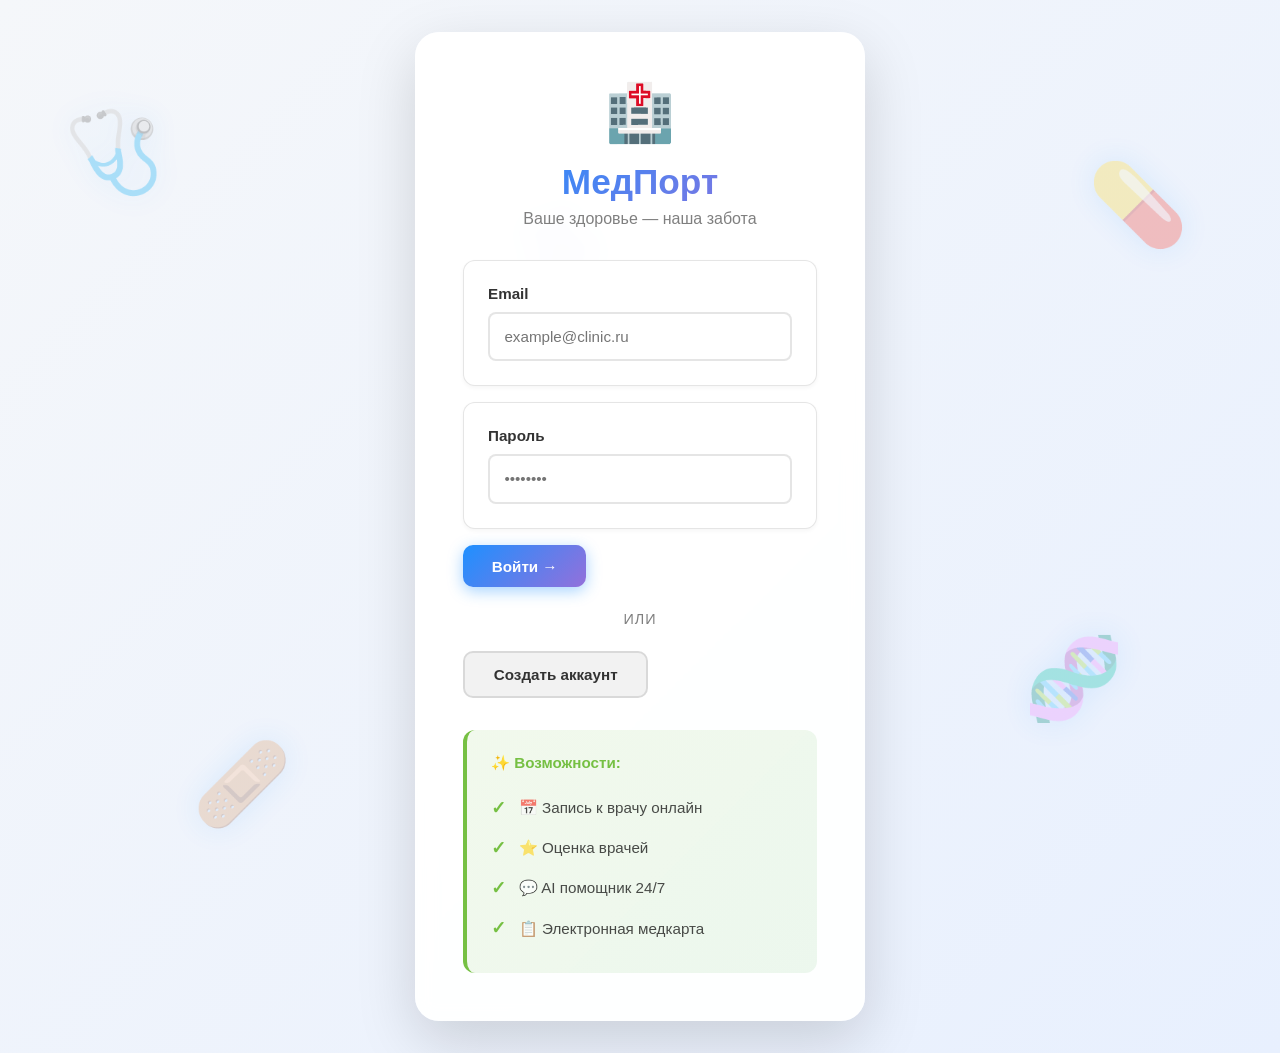
<file: index.html>
<!DOCTYPE html>
<html lang="ru">
<head>
  <meta charset="UTF-8" />
  <meta name="viewport" content="width=device-width, initial-scale=1.0" />
  <title>МедПорт — Онлайн-система поликлиники</title>
  <style>
    * {
      margin: 0;
      padding: 0;
      box-sizing: border-box;
    }

    :root {
      --primary: #00d4ff;
      --primary-dark: #0066cc;
      --success: #00c864;
      --danger: #ff6b9d;
      --warning: #ffa032;
      --text-light: rgba(0,0,0,0.7);
      --text-lighter: rgba(0,0,0,0.5);
      --border: rgba(0,0,0,0.1);
      --green: #76c043;
      --blue: #1e90ff;
      --purple: #9370db;
      --bg-gradient: linear-gradient(135deg, #f5f7fa 0%, #e8f0fe 100%);
    }

    body {
      font-family: 'Inter', -apple-system, BlinkMacSystemFont, 'Segoe UI', sans-serif;
      background: var(--bg-gradient);
      color: #333;
      min-height: 100vh;
    }

    /* ===== MEDICAL ANIMATED BACKGROUND ===== */
    .medical-background {
      position: absolute;
      top: 0;
      left: 0;
      width: 100%;
      height: 100%;
      pointer-events: none;
      overflow: hidden;
      z-index: 1;
    }

    .floating-icon {
      position: absolute;
      font-size: 5rem;
      opacity: 0.3;
      animation: float 8s ease-in-out infinite;
      filter: drop-shadow(0 0 15px rgba(30,144,255,0.4));
    }

    .floating-icon:nth-child(1) {
      left: 5%;
      top: 10%;
      animation-delay: 0s;
      color: #1e90ff;
    }

    .floating-icon:nth-child(2) {
      left: 85%;
      top: 15%;
      animation-delay: 1s;
      animation-duration: 9s;
      color: #ff6b9d;
    }

    .floating-icon:nth-child(3) {
      left: 15%;
      top: 70%;
      animation-delay: 2s;
      animation-duration: 10s;
      color: #76c043;
    }

    .floating-icon:nth-child(4) {
      left: 80%;
      top: 60%;
      animation-delay: 1.5s;
      animation-duration: 11s;
      color: #9370db;
    }

    .floating-icon:nth-child(5) {
      left: 40%;
      top: 20%;
      animation-delay: 2.5s;
      color: #00d4ff;
    }

    @keyframes float {
      0%, 100% { transform: translateY(0px) translateX(0px) rotate(0deg); }
      25% { transform: translateY(-40px) translateX(30px) rotate(90deg); }
      50% { transform: translateY(-80px) translateX(-20px) rotate(180deg); }
      75% { transform: translateY(-40px) translateX(-40px) rotate(270deg); }
    }

    /* ===== AUTH PAGE ===== */
    .auth-page {
      min-height: 100vh;
      display: flex;
      flex-direction: column;
      position: relative;
    }

    .auth-container {
      display: flex;
      align-items: center;
      justify-content: center;
      flex: 1;
      padding: 2rem;
    }

    .auth-box {
      background: rgba(255,255,255,0.95);
      border-radius: 24px;
      padding: 3rem;
      max-width: 450px;
      width: 100%;
      box-shadow: 0 20px 60px rgba(0,0,0,0.15);
      backdrop-filter: blur(10px);
      animation: slideUp 0.6s ease-out;
      z-index: 10;
    }

    @keyframes slideUp {
      from { transform: translateY(30px); opacity: 0; }
      to { transform: translateY(0); opacity: 1; }
    }

    .auth-logo {
      font-size: 3.5rem;
      text-align: center;
      margin-bottom: 1rem;
      animation: bounce 2s ease-in-out infinite;
    }

    @keyframes bounce {
      0%, 100% { transform: translateY(0); }
      50% { transform: translateY(-10px); }
    }

    .auth-box h1 {
      text-align: center;
      font-size: 2.2rem;
      margin-bottom: 0.5rem;
      background: linear-gradient(135deg, var(--blue), var(--purple));
      -webkit-background-clip: text;
      -webkit-text-fill-color: transparent;
      font-weight: 800;
    }

    .auth-subtitle {
      text-align: center;
      color: var(--text-lighter);
      margin-bottom: 2rem;
      font-size: 1rem;
      font-weight: 500;
    }

    .auth-divider {
      text-align: center;
      color: var(--text-lighter);
      margin: 1.5rem 0;
      font-size: 0.9rem;
      text-transform: uppercase;
      letter-spacing: 1px;
    }

    .features-preview {
      margin-top: 2rem;
      padding: 1.5rem;
      background: linear-gradient(135deg, rgba(118,192,67,0.1), rgba(76,175,80,0.1));
      border-left: 4px solid var(--green);
      border-radius: 12px;
    }

    .features-preview h3 {
      color: var(--green);
      margin-bottom: 1rem;
      font-size: 0.95rem;
      font-weight: 700;
    }

    .feature-item {
      padding: 0.6rem 0;
      color: var(--text-light);
      font-size: 0.95rem;
      display: flex;
      align-items: center;
    }

    .feature-item::before {
      content: '✓';
      color: var(--green);
      margin-right: 0.8rem;
      font-weight: 700;
      font-size: 1.1rem;
    }

    /* ===== DASHBOARD ===== */
    .dashboard {
      min-height: 100vh;
      display: flex;
      flex-direction: column;
    }

    .navbar {
      background: white;
      border-bottom: 2px solid rgba(0,0,0,0.08);
      padding: 1.2rem 2rem;
      display: flex;
      justify-content: space-between;
      align-items: center;
      box-shadow: 0 2px 8px rgba(0,0,0,0.05);
      position: sticky;
      top: 0;
      z-index: 100;
    }

    .navbar-logo {
      font-size: 1.4rem;
      font-weight: 900;
      background: linear-gradient(135deg, var(--blue), var(--purple));
      -webkit-background-clip: text;
      -webkit-text-fill-color: transparent;
    }

    .navbar-user {
      display: flex;
      align-items: center;
      gap: 1rem;
      color: #333;
      font-weight: 600;
    }

    .container {
      flex: 1;
      padding: 3rem 4rem;
      max-width: 1400px;
      margin: 0 auto;
      width: 100%;
    }

    .container h1 {
      font-size: 2.5rem;
      margin-bottom: 2rem;
      background: linear-gradient(135deg, var(--blue), var(--purple));
      -webkit-background-clip: text;
      -webkit-text-fill-color: transparent;
      font-weight: 800;
    }

    .container h2 {
      font-size: 1.8rem;
      margin: 2.5rem 0 1.5rem;
      color: #333;
      font-weight: 700;
    }

    .container h3 {
      font-size: 1.2rem;
      margin: 1.5rem 0 1rem;
      color: #333;
      font-weight: 700;
    }

    .welcome-box {
      background: linear-gradient(135deg, rgba(118,192,67,0.15), rgba(76,175,80,0.1));
      border-left: 6px solid var(--green);
      padding: 2.5rem;
      border-radius: 16px;
      margin-bottom: 3rem;
      animation: slideUp 0.6s ease-out;
    }

    .welcome-box h2 {
      color: var(--green);
      margin-bottom: 0.8rem;
      margin-top: 0;
    }

    .welcome-box p {
      color: var(--text-light);
      font-size: 1.05rem;
      line-height: 1.7;
    }

    /* ===== TABS ===== */
    .tabs {
      display: flex;
      gap: 1rem;
      margin-bottom: 2rem;
      border-bottom: 2px solid var(--border);
      padding-bottom: 1rem;
      flex-wrap: wrap;
    }

    .tab-btn {
      background: none;
      border: none;
      color: var(--text-light);
      font-size: 1rem;
      font-weight: 600;
      cursor: pointer;
      padding: 0.5rem 1.5rem;
      border-bottom: 3px solid transparent;
      transition: all 0.3s;
    }

    .tab-btn:hover {
      color: var(--blue);
    }

    .tab-btn.active {
      color: var(--blue);
      border-bottom-color: var(--blue);
    }

    .tab-content {
      display: block;
      animation: fadeIn 0.4s ease-out;
    }

    .tab-content.hidden {
      display: none;
    }

    @keyframes fadeIn {
      from { opacity: 0; transform: translateY(10px); }
      to { opacity: 1; transform: translateY(0); }
    }

    /* ===== FORMS ===== */
    .form-box,
    .form-group {
      background: white;
      border: 1px solid var(--border);
      border-radius: 12px;
      padding: 1.5rem;
      margin-bottom: 1rem;
      box-shadow: 0 2px 4px rgba(0,0,0,0.04);
    }

    label {
      display: block;
      font-weight: 700;
      margin-bottom: 0.6rem;
      font-size: 0.95rem;
      color: #333;
    }

    input,
    select,
    textarea {
      width: 100%;
      padding: 0.9rem;
      border: 2px solid var(--border);
      border-radius: 8px;
      background: white;
      color: #333;
      font-size: 0.95rem;
      font-family: inherit;
      transition: all 0.3s;
    }

    input:focus,
    select:focus,
    textarea:focus {
      outline: none;
      border-color: var(--blue);
      box-shadow: 0 0 0 4px rgba(30,144,255,0.1);
    }

    textarea {
      resize: vertical;
      min-height: 100px;
    }

    /* ===== BUTTONS ===== */
    .btn {
      display: inline-block;
      padding: 0.8rem 1.8rem;
      border-radius: 10px;
      border: none;
      font-weight: 700;
      cursor: pointer;
      transition: all 0.3s;
      font-size: 0.95rem;
      text-decoration: none;
    }

    .btn-primary {
      background: linear-gradient(135deg, var(--blue), var(--purple));
      color: white;
      box-shadow: 0 4px 15px rgba(30,144,255,0.4);
    }

    .btn-primary:hover {
      transform: translateY(-2px);
      box-shadow: 0 6px 20px rgba(30,144,255,0.5);
    }

    .btn-secondary {
      background: rgba(0,0,0,0.05);
      color: #333;
      border: 2px solid var(--border);
    }

    .btn-secondary:hover {
      background: rgba(0,0,0,0.08);
    }

    .btn-danger {
      background: rgba(255,107,157,0.15);
      color: var(--danger);
      border: 1px solid rgba(255,107,157,0.3);
    }

    .btn-danger:hover {
      background: rgba(255,107,157,0.25);
    }

    .btn-sm {
      padding: 0.5rem 1rem;
      font-size: 0.85rem;
    }

    /* ===== CARDS ===== */
    .card-grid {
      display: grid;
      grid-template-columns: repeat(auto-fill, minmax(300px, 1fr));
      gap: 2rem;
      margin-bottom: 2rem;
    }

    .card {
      background: white;
      border-radius: 16px;
      padding: 2rem;
      transition: all 0.3s cubic-bezier(0.34, 1.56, 0.64, 1);
      box-shadow: 0 4px 12px rgba(0,0,0,0.08);
    }

    .card:hover {
      transform: translateY(-8px);
      box-shadow: 0 12px 30px rgba(0,0,0,0.15);
    }

    .card h3 {
      font-size: 1.2rem;
      margin-bottom: 1rem;
      color: var(--blue);
      margin-top: 0;
    }

    .card p {
      font-size: 0.95rem;
      color: var(--text-light);
      margin-bottom: 0.8rem;
      line-height: 1.6;
    }

    .card .btn {
      margin-top: 1rem;
    }

    /* ===== STATS ===== */
    .stats-grid {
      display: grid;
      grid-template-columns: repeat(auto-fit, minmax(200px, 1fr));
      gap: 2rem;
      margin-bottom: 3rem;
    }

    .stat-card {
      background: white;
      border-radius: 16px;
      padding: 2rem;
      text-align: center;
      box-shadow: 0 4px 12px rgba(0,0,0,0.08);
      border-top: 4px solid var(--blue);
      transition: all 0.3s;
    }

    .stat-card:hover {
      transform: translateY(-4px);
      box-shadow: 0 8px 20px rgba(0,0,0,0.12);
    }

    .stat-value {
      font-size: 2.5rem;
      font-weight: 900;
      color: var(--blue);
      margin-bottom: 0.5rem;
    }

    .stat-label {
      font-size: 0.9rem;
      color: var(--text-lighter);
      font-weight: 600;
      text-transform: uppercase;
      letter-spacing: 0.5px;
    }

    /* ===== TABLE ===== */
    .data-table {
      width: 100%;
      border-collapse: collapse;
      margin-bottom: 2rem;
      background: white;
      border-radius: 12px;
      overflow: hidden;
      box-shadow: 0 4px 12px rgba(0,0,0,0.08);
    }

    .data-table th {
      background: linear-gradient(135deg, rgba(30,144,255,0.1), rgba(147,112,219,0.1));
      color: var(--blue);
      padding: 1.2rem;
      text-align: left;
      font-weight: 700;
      border-bottom: 2px solid var(--border);
    }

    .data-table td {
      padding: 1.2rem;
      border-bottom: 1px solid var(--border);
      color: var(--text-light);
    }

    .data-table tr:hover {
      background: rgba(30,144,255,0.03);
    }

    /* ===== BADGES ===== */
    .badge {
      display: inline-block;
      padding: 0.4rem 0.9rem;
      border-radius: 20px;
      font-size: 0.75rem;
      font-weight: 700;
      background: rgba(30,144,255,0.15);
      color: var(--blue);
      text-transform: uppercase;
      letter-spacing: 0.5px;
    }

    .badge-success {
      background: rgba(118,192,67,0.15);
      color: var(--green);
    }

    .badge-danger {
      background: rgba(255,107,157,0.15);
      color: var(--danger);
    }

    /* ===== AI CHAT ===== */
    .ai-chat {
      position: fixed;
      bottom: 20px;
      right: 20px;
      width: 380px;
      max-height: 600px;
      background: white;
      border-radius: 16px;
      box-shadow: 0 10px 40px rgba(0,0,0,0.2);
      display: flex;
      flex-direction: column;
      animation: slideUp 0.4s ease-out;
      z-index: 1000;
    }

    .ai-header {
      background: linear-gradient(135deg, var(--blue), var(--purple));
      color: white;
      padding: 1.5rem;
      border-radius: 16px 16px 0 0;
      display: flex;
      justify-content: space-between;
      align-items: center;
      font-weight: 700;
    }

    .ai-header button {
      background: none;
      border: none;
      color: white;
      font-size: 1.5rem;
      cursor: pointer;
    }

    .ai-messages {
      flex: 1;
      overflow-y: auto;
      padding: 1.5rem;
      display: flex;
      flex-direction: column;
      gap: 1rem;
    }

    .ai-message {
      display: flex;
      gap: 0.8rem;
      animation: slideUp 0.3s ease-out;
    }

    .user-msg {
      justify-content: flex-end;
    }

    .msg-text {
      background: rgba(30,144,255,0.1);
      padding: 1rem;
      border-radius: 12px;
      max-width: 80%;
      color: #333;
      font-size: 0.95rem;
      line-height: 1.6;
    }

    .bot-msg .msg-text {
      background: linear-gradient(135deg, rgba(118,192,67,0.15), rgba(76,175,80,0.1));
      color: #333;
    }

    .ai-input-box {
      display: flex;
      gap: 0.8rem;
      padding: 1.5rem;
      border-top: 1px solid var(--border);
    }

    .ai-input-box input {
      flex: 1;
      padding: 0.8rem;
      border: 1px solid var(--border);
      border-radius: 8px;
      font-size: 0.9rem;
    }

    .ai-input-box button {
      background: linear-gradient(135deg, var(--blue), var(--purple));
      color: white;
      border: none;
      padding: 0.8rem 1.2rem;
      border-radius: 8px;
      font-weight: 700;
      cursor: pointer;
      transition: all 0.3s;
    }

    .ai-input-box button:hover {
      transform: translateY(-2px);
    }

    /* ===== EMPTY STATE ===== */
    .empty-state {
      text-align: center;
      padding: 4rem 2rem;
      background: linear-gradient(135deg, rgba(30,144,255,0.05), rgba(147,112,219,0.05));
      border: 2px dashed var(--border);
      border-radius: 16px;
      margin: 2rem 0;
    }

    .empty-icon {
      font-size: 4rem;
      margin-bottom: 1rem;
      display: block;
    }

    .empty-state p {
      color: var(--text-lighter);
      margin-bottom: 2rem;
      font-size: 1.1rem;
      font-weight: 600;
    }

    /* ===== UTILITIES ===== */
    .no-data {
      text-align: center;
      color: var(--text-lighter);
      padding: 2rem;
    }

    .hidden {
      display: none;
    }

    /* ===== RESPONSIVE ===== */
    @media (max-width: 768px) {
      .container {
        padding: 1.5rem;
      }

      .card-grid {
        grid-template-columns: 1fr;
      }

      .stats-grid {
        grid-template-columns: repeat(2, 1fr);
      }

      .tabs {
        gap: 0.5rem;
      }

      .tab-btn {
        padding: 0.4rem 1rem;
        font-size: 0.85rem;
      }

      .auth-box {
        padding: 1.5rem;
      }

      .ai-chat {
        width: calc(100% - 20px);
        max-height: 400px;
      }

      .container h1 {
        font-size: 1.8rem;
      }

      .welcome-box {
        padding: 1.5rem;
      }
    }
  </style>
</head>
<body>
  <div id="app"></div>
  <script src="app.js"></script>
</body>
</html>
</file>
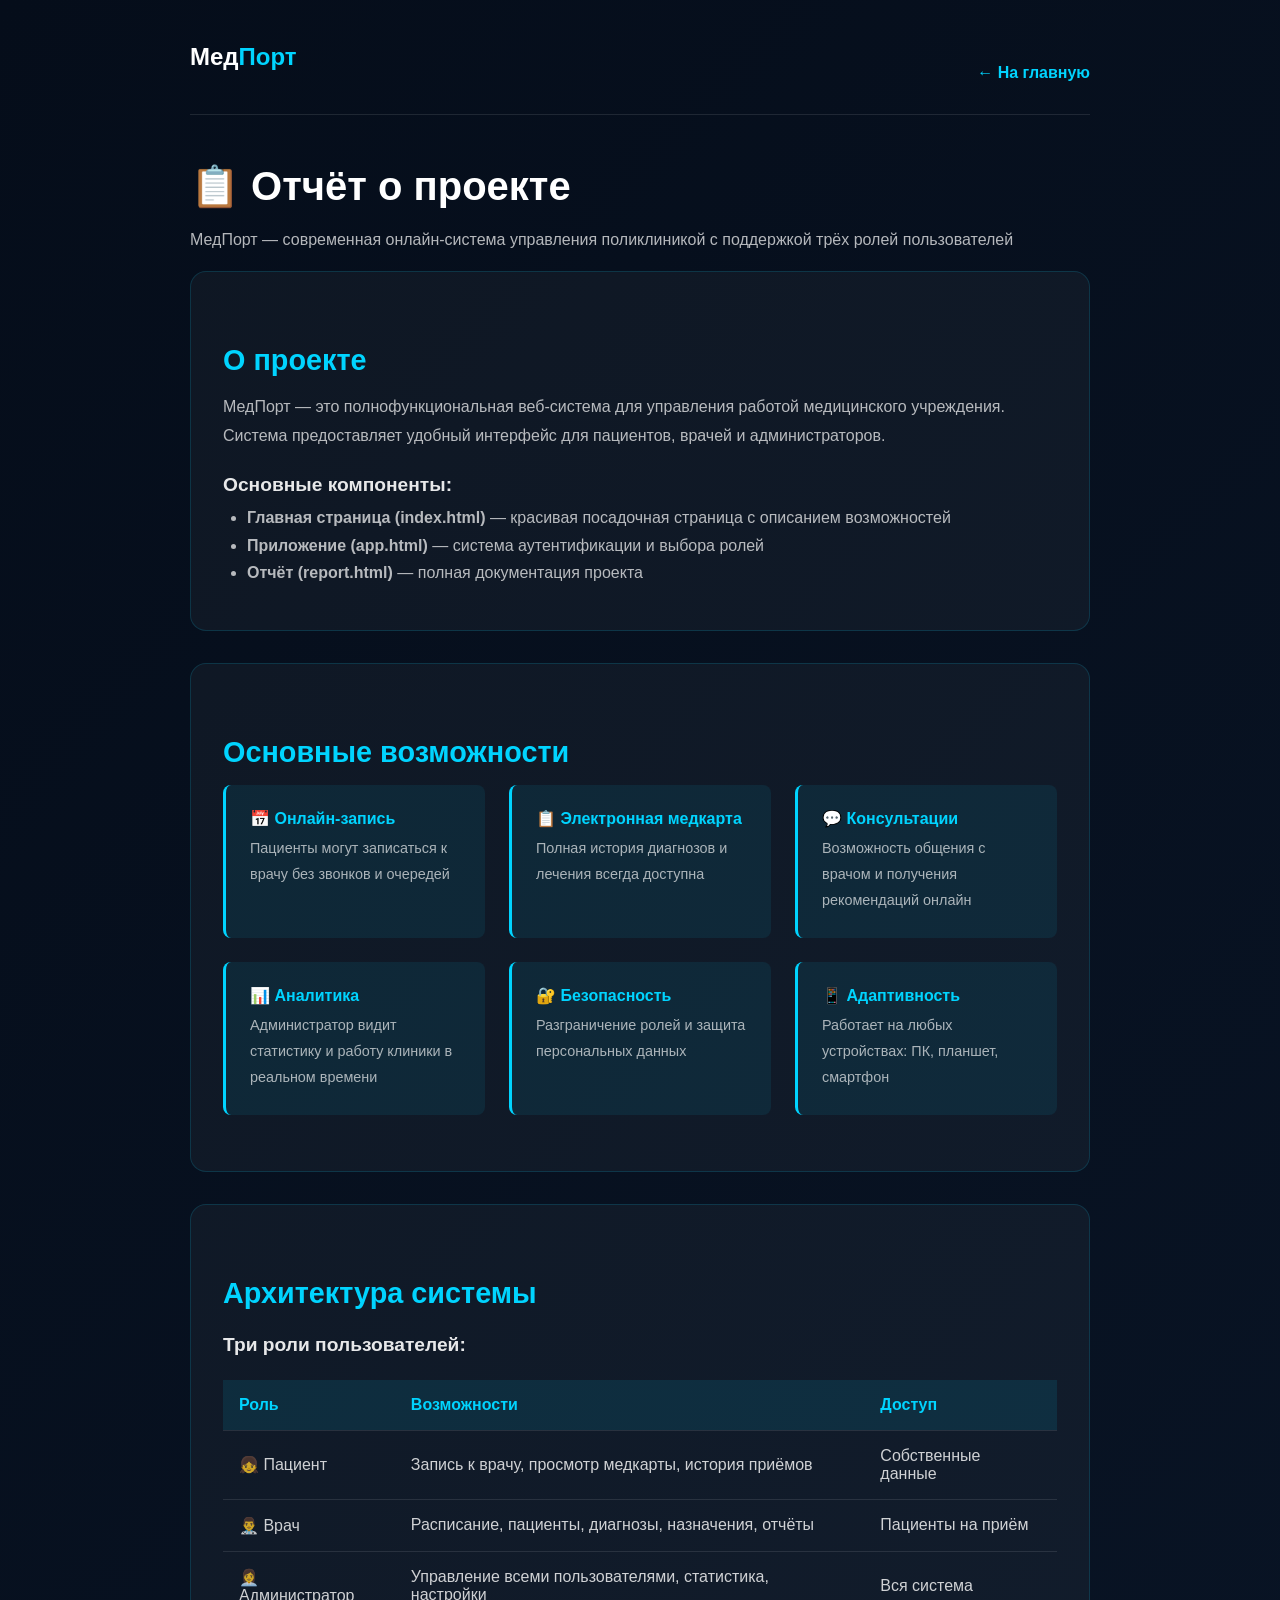
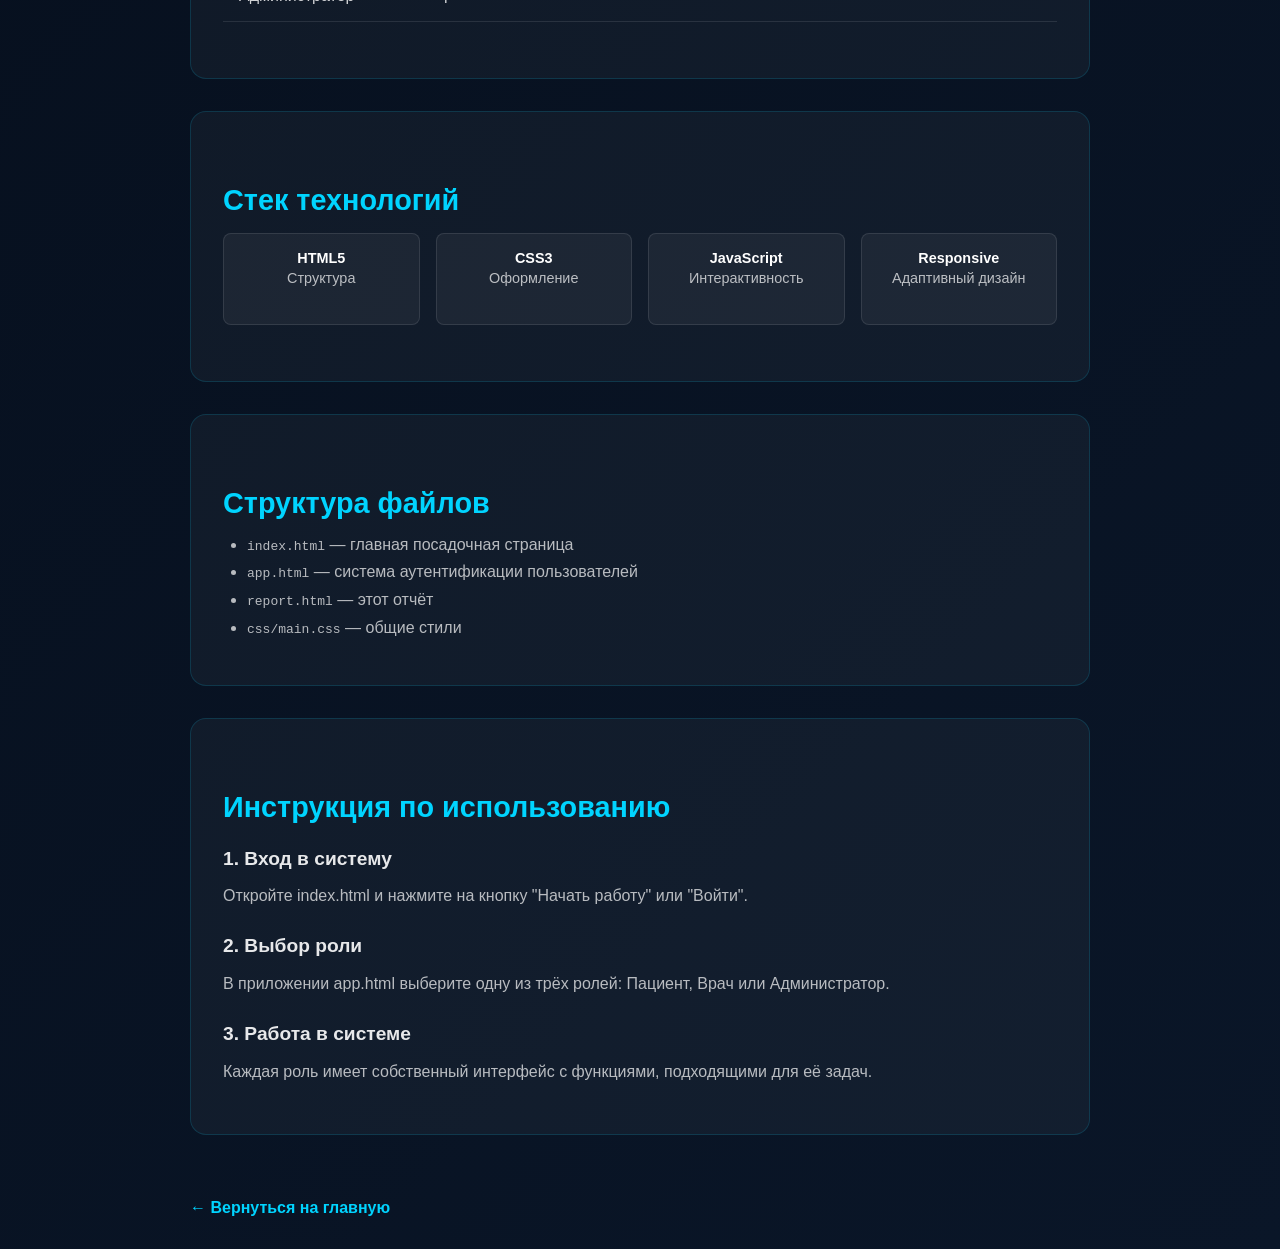
<file: report.html>
<!DOCTYPE html>
<html lang="ru">
<head>
  <meta charset="UTF-8" />
  <meta name="viewport" content="width=device-width, initial-scale=1.0" />
  <title>МедПорт — Отчёт</title>
  <style>
    * { margin: 0; padding: 0; box-sizing: border-box; }
    body {
      font-family: 'Inter', -apple-system, BlinkMacSystemFont, 'Segoe UI', sans-serif;
      background: linear-gradient(135deg, #050d1a 0%, #0a1628 100%);
      color: #fff;
      padding: 2rem;
      min-height: 100vh;
    }
    
    .container { max-width: 900px; margin: 0 auto; }
    
    header {
      display: flex;
      justify-content: space-between;
      align-items: center;
      margin-bottom: 3rem;
      padding-bottom: 2rem;
      border-bottom: 1px solid rgba(255,255,255,0.1);
    }
    
    .logo { font-size: 1.5rem; font-weight: 800; }
    .logo span { color: #00d4ff; }
    
    h1 { font-size: 2.5rem; margin: 2rem 0 1rem; color: #fff; }
    h2 { font-size: 1.8rem; margin: 2.5rem 0 1rem; color: #00d4ff; }
    h3 { font-size: 1.2rem; margin: 1.5rem 0 0.8rem; color: rgba(255,255,255,0.9); }
    
    p { color: rgba(255,255,255,0.7); line-height: 1.8; margin-bottom: 1rem; }
    
    .section {
      background: rgba(255,255,255,0.04);
      border: 1px solid rgba(0,212,255,0.15);
      border-radius: 16px;
      padding: 2rem;
      margin-bottom: 2rem;
    }
    
    ul { margin-left: 1.5rem; margin-bottom: 1rem; }
    li { margin-bottom: 0.6rem; color: rgba(255,255,255,0.7); }
    
    .feature-list {
      display: grid;
      grid-template-columns: repeat(auto-fit, minmax(250px, 1fr));
      gap: 1.5rem;
      margin-bottom: 1.5rem;
    }
    
    .feature-item {
      background: rgba(0,212,255,0.08);
      border-left: 3px solid #00d4ff;
      padding: 1.5rem;
      border-radius: 8px;
    }
    
    .feature-item h4 { font-size: 1rem; color: #00d4ff; margin-bottom: 0.5rem; }
    .feature-item p { font-size: 0.9rem; color: rgba(255,255,255,0.65); margin: 0; }
    
    .tech-stack {
      display: grid;
      grid-template-columns: repeat(auto-fit, minmax(150px, 1fr));
      gap: 1rem;
      margin-bottom: 1.5rem;
    }
    
    .tech {
      background: rgba(255,255,255,0.05);
      border: 1px solid rgba(255,255,255,0.1);
      padding: 1rem;
      border-radius: 8px;
      text-align: center;
      font-size: 0.9rem;
    }
    
    .back-link {
      display: inline-block;
      margin-top: 2rem;
      color: #00d4ff;
      text-decoration: none;
      font-weight: 600;
    }
    
    .back-link:hover { text-decoration: underline; }
    
    table {
      width: 100%;
      border-collapse: collapse;
      margin: 1.5rem 0;
    }
    
    th, td {
      padding: 1rem;
      text-align: left;
      border-bottom: 1px solid rgba(255,255,255,0.1);
      color: rgba(255,255,255,0.8);
    }
    
    th {
      background: rgba(0,212,255,0.1);
      color: #00d4ff;
      font-weight: 600;
    }
    
    tr:hover { background: rgba(0,212,255,0.05); }
  </style>
</head>
<body>
  <div class="container">
    <header>
      <div class="logo">Мед<span>Порт</span></div>
      <a href="index.html" class="back-link">← На главную</a>
    </header>

    <h1>📋 Отчёт о проекте</h1>
    <p>МедПорт — современная онлайн-система управления поликлиникой с поддержкой трёх ролей пользователей</p>

    <div class="section">
      <h2>О проекте</h2>
      <p>МедПорт — это полнофункциональная веб-система для управления работой медицинского учреждения. Система предоставляет удобный интерфейс для пациентов, врачей и администраторов.</p>
      
      <h3>Основные компоненты:</h3>
      <ul>
        <li><strong>Главная страница (index.html)</strong> — красивая посадочная страница с описанием возможностей</li>
        <li><strong>Приложение (app.html)</strong> — система аутентификации и выбора ролей</li>
        <li><strong>Отчёт (report.html)</strong> — полная документация проекта</li>
      </ul>
    </div>

    <div class="section">
      <h2>Основные возможности</h2>
      <div class="feature-list">
        <div class="feature-item">
          <h4>📅 Онлайн-запись</h4>
          <p>Пациенты могут записаться к врачу без звонков и очередей</p>
        </div>
        <div class="feature-item">
          <h4>📋 Электронная медкарта</h4>
          <p>Полная история диагнозов и лечения всегда доступна</p>
        </div>
        <div class="feature-item">
          <h4>💬 Консультации</h4>
          <p>Возможность общения с врачом и получения рекомендаций онлайн</p>
        </div>
        <div class="feature-item">
          <h4>📊 Аналитика</h4>
          <p>Администратор видит статистику и работу клиники в реальном времени</p>
        </div>
        <div class="feature-item">
          <h4>🔐 Безопасность</h4>
          <p>Разграничение ролей и защита персональных данных</p>
        </div>
        <div class="feature-item">
          <h4>📱 Адаптивность</h4>
          <p>Работает на любых устройствах: ПК, планшет, смартфон</p>
        </div>
      </div>
    </div>

    <div class="section">
      <h2>Архитектура системы</h2>
      
      <h3>Три роли пользователей:</h3>
      
      <table>
        <thead>
          <tr>
            <th>Роль</th>
            <th>Возможности</th>
            <th>Доступ</th>
          </tr>
        </thead>
        <tbody>
          <tr>
            <td>👧 Пациент</td>
            <td>Запись к врачу, просмотр медкарты, история приёмов</td>
            <td>Собственные данные</td>
          </tr>
          <tr>
            <td>👨‍⚕️ Врач</td>
            <td>Расписание, пациенты, диагнозы, назначения, отчёты</td>
            <td>Пациенты на приём</td>
          </tr>
          <tr>
            <td>👩‍💼 Администратор</td>
            <td>Управление всеми пользователями, статистика, настройки</td>
            <td>Вся система</td>
          </tr>
        </tbody>
      </table>
    </div>

    <div class="section">
      <h2>Стек технологий</h2>
      <div class="tech-stack">
        <div class="tech">
          <strong>HTML5</strong>
          <p>Структура</p>
        </div>
        <div class="tech">
          <strong>CSS3</strong>
          <p>Оформление</p>
        </div>
        <div class="tech">
          <strong>JavaScript</strong>
          <p>Интерактивность</p>
        </div>
        <div class="tech">
          <strong>Responsive</strong>
          <p>Адаптивный дизайн</p>
        </div>
      </div>
    </div>

    <div class="section">
      <h2>Структура файлов</h2>
      <ul>
        <li><code>index.html</code> — главная посадочная страница</li>
        <li><code>app.html</code> — система аутентификации пользователей</li>
        <li><code>report.html</code> — этот отчёт</li>
        <li><code>css/main.css</code> — общие стили</li>
      </ul>
    </div>

    <div class="section">
      <h2>Инструкция по использованию</h2>
      
      <h3>1. Вход в систему</h3>
      <p>Откройте index.html и нажмите на кнопку "Начать работу" или "Войти".</p>
      
      <h3>2. Выбор роли</h3>
      <p>В приложении app.html выберите одну из трёх ролей: Пациент, Врач или Администратор.</p>
      
      <h3>3. Работа в системе</h3>
      <p>Каждая роль имеет собственный интерфейс с функциями, подходящими для её задач.</p>
    </div>

    <a href="index.html" class="back-link">← Вернуться на главную</a>
  </div>
</body>
</html>
</file>
